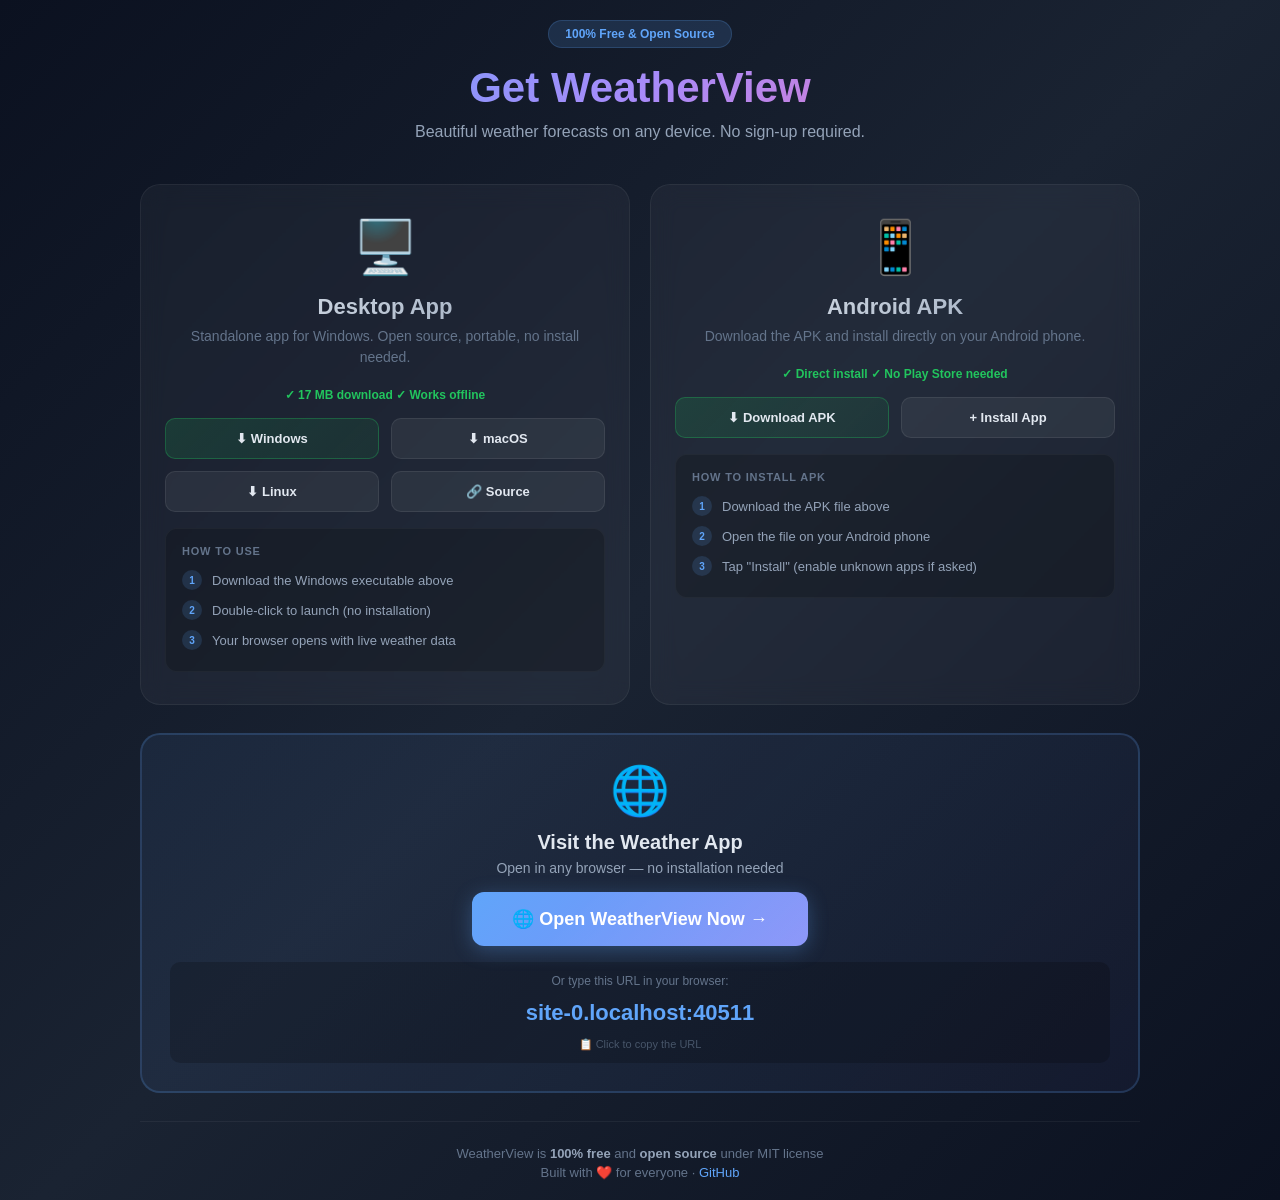
<file: frontend/download.html>
<!DOCTYPE html>
<html lang="en">
<head>
    <meta charset="UTF-8">
    <meta name="viewport" content="width=device-width, initial-scale=1.0">
    <title>Get WeatherView - Free Weather App</title>
    <style>
        *{margin:0;padding:0;box-sizing:border-box}
        body{font-family:-apple-system,BlinkMacSystemFont,'Inter','Segoe UI',Roboto,sans-serif;background:linear-gradient(135deg,#0b1120 0%,#1a2332 50%,#0b1120 100%);min-height:100vh;display:flex;align-items:center;justify-content:center;color:#fff;padding:20px}
        .container{max-width:1000px;width:100%}
        .header{text-align:center;margin-bottom:40px}
        .badge{display:inline-block;background:rgba(96,165,250,0.15);color:#60a5fa;padding:6px 16px;border-radius:20px;font-size:12px;font-weight:600;margin-bottom:16px;border:1px solid rgba(96,165,250,0.2)}
        h1{font-size:42px;font-weight:800;margin-bottom:8px;background:linear-gradient(135deg,#60a5fa,#a78bfa,#f472b6);-webkit-background-clip:text;-webkit-text-fill-color:transparent;background-clip:text}
        .subtitle{font-size:16px;color:#94a3b8;font-weight:400;line-height:1.5}
        .grid{display:grid;grid-template-columns:1fr 1fr;gap:20px;margin-bottom:28px}
        .card{background:rgba(255,255,255,0.04);backdrop-filter:blur(12px);border-radius:20px;padding:32px 24px;border:1px solid rgba(255,255,255,0.06);text-align:center;transition:all .4s cubic-bezier(.22,1,.36,1);position:relative;overflow:hidden}
        .card::before{content:'';position:absolute;top:-50%;left:-50%;width:200%;height:200%;background:radial-gradient(circle at var(--mx,50%) var(--my,50%),rgba(96,165,250,0.06),transparent 60%);opacity:0;transition:opacity .4s;pointer-events:none}
        .card:hover::before{opacity:1}
        .card:hover{transform:translateY(-6px);border-color:rgba(96,165,250,0.2);box-shadow:0 20px 60px rgba(0,0,0,0.3)}
        .card-icon{font-size:52px;display:block;margin-bottom:16px}
        .card h2{font-size:22px;font-weight:700;margin-bottom:6px;background:linear-gradient(135deg,#e2e8f0,#94a3b8);-webkit-background-clip:text;-webkit-text-fill-color:transparent;background-clip:text}
        .card p{font-size:14px;color:#64748b;margin-bottom:20px;line-height:1.5}
        .card .price{font-size:12px;color:#22c55e;margin-bottom:16px;font-weight:600}
        .btn{display:inline-flex;align-items:center;gap:8px;padding:14px 28px;border-radius:12px;font-size:15px;font-weight:600;text-decoration:none;border:none;cursor:pointer;font-family:inherit;transition:all .3s ease;position:relative;overflow:hidden}
        .btn::after{content:'';position:absolute;inset:0;background:linear-gradient(135deg,transparent 30%,rgba(255,255,255,0.1));pointer-events:none}
        .btn-primary{background:linear-gradient(135deg,#60a5fa,#818cf8);color:#fff;box-shadow:0 4px 20px rgba(96,165,250,0.3)}
        .btn-primary:hover{transform:scale(1.05);box-shadow:0 8px 30px rgba(96,165,250,0.4)}
        .btn-success{background:linear-gradient(135deg,#22c55e,#16a34a);color:#fff;box-shadow:0 4px 20px rgba(34,197,94,0.3)}
        .btn-success:hover{transform:scale(1.05);box-shadow:0 8px 30px rgba(34,197,94,0.4)}
        .btn-secondary{background:rgba(255,255,255,0.08);color:#e2e8f0;border:1px solid rgba(255,255,255,0.1)}
        .btn-secondary:hover{background:rgba(255,255,255,0.12);transform:scale(1.05)}
        .btn-small{padding:10px 18px;font-size:13px}.btn-full{width:100%;justify-content:center}
        .steps{text-align:left;margin-top:16px;padding:16px;background:rgba(0,0,0,0.2);border-radius:12px;border:1px solid rgba(255,255,255,0.04)}
        .steps h3{font-size:11px;font-weight:600;color:#64748b;margin-bottom:8px;text-transform:uppercase;letter-spacing:.8px}
        .steps ol{list-style:none;counter-reset:s}
        .steps li{counter-increment:s;padding:5px 0;font-size:13px;color:#94a3b8;display:flex;align-items:center;gap:10px}
        .steps li::before{content:counter(s);background:rgba(96,165,250,0.15);color:#60a5fa;width:20px;height:20px;border-radius:50%;display:flex;align-items:center;justify-content:center;font-size:10px;font-weight:700;flex-shrink:0}
        .downloads{display:grid;grid-template-columns:1fr 1fr;gap:12px;margin-top:16px}
        .dl-btn{display:flex;align-items:center;justify-content:center;gap:8px;padding:12px;border-radius:10px;background:rgba(255,255,255,0.06);border:1px solid rgba(255,255,255,0.08);color:#e2e8f0;text-decoration:none;font-size:13px;font-weight:600;transition:all .3s}
        .dl-btn:hover{background:rgba(96,165,250,0.15);border-color:rgba(96,165,250,0.2);transform:translateY(-2px)}
        .dl-btn.active{background:linear-gradient(135deg,rgba(34,197,94,0.15),rgba(22,163,74,0.1));border-color:rgba(34,197,94,0.3)}
        .url-box{text-align:center;margin-bottom:28px;padding:20px;background:rgba(255,255,255,0.03);border-radius:16px;border:1px solid rgba(255,255,255,0.06)}
        .url-box p{font-size:12px;color:#64748b;margin-bottom:8px}
        .url-box a{font-size:20px;font-weight:700;color:#60a5fa;text-decoration:none;display:inline-flex;align-items:center;gap:8px;padding:8px 16px;border-radius:8px;transition:background .2s}
        .url-box a:hover{background:rgba(96,165,250,0.1)}
        .url-box .url-hint{font-size:11px;color:#475569;margin-top:6px}
        .divider{border:none;border-top:1px solid rgba(255,255,255,0.05);margin:24px 0}
        .footer{text-align:center;font-size:13px;color:#64748b}
        .footer a{color:#60a5fa;text-decoration:none}
        .footer a:hover{text-decoration:underline}
        .footer strong{color:#94a3b8}
        .toast{position:fixed;bottom:30px;left:50%;transform:translateX(-50%) translateY(100px);background:rgba(15,23,42,.95);color:#fff;padding:12px 24px;border-radius:12px;font-size:14px;opacity:0;transition:all .4s cubic-bezier(.68,-.55,.265,1.55);z-index:999;backdrop-filter:blur(10px);border:1px solid rgba(255,255,255,0.08)}
        .toast.show{opacity:1;transform:translateX(-50%) translateY(0)}
        @media(max-width:640px){.grid{grid-template-columns:1fr}.downloads{grid-template-columns:1fr}h1{font-size:32px}.card{padding:24px 16px}.btn{width:100%;justify-content:center}}
    </style>
</head>
<body>
    <div class="container">
        <div class="header">
            <span class="badge">100% Free & Open Source</span>
            <h1>Get WeatherView</h1>
            <p class="subtitle">Beautiful weather forecasts on any device. No sign-up required.</p>
        </div>

        <div class="grid">
            <!-- PC Desktop Card -->
            <div class="card">
                <span class="card-icon">🖥️</span>
                <h2>Desktop App</h2>
                <p>Standalone app for Windows. Open source, portable, no install needed.</p>
                <div class="price">&#10003; 17 MB download &#10003; Works offline</div>
                <div class="downloads">
                    <a href="/downloads/WeatherView-Windows.exe" class="dl-btn active" download>&#11015; Windows</a>
                    <a href="/downloads/WeatherView-Mac.sh" class="dl-btn" download>&#11015; macOS</a>
                    <a href="/downloads/WeatherView-Linux.sh" class="dl-btn" download>&#11015; Linux</a>
                    <a href="https://github.com/Joydip-hub/weather" target="_blank" class="dl-btn">&#128279; Source</a>
                </div>
                <div class="steps">
                    <h3>How to use</h3>
                    <ol>
                        <li>Download the Windows executable above</li>
                        <li>Double-click to launch (no installation)</li>
                        <li>Your browser opens with live weather data</li>
                    </ol>
                </div>
            </div>

            <!-- Mobile Card -->
            <div class="card" id="mobileCard">
                <span class="card-icon">📱</span>
                <h2>Android APK</h2>
                <p>Download the APK and install directly on your Android phone.</p>
                <div class="price">&#10003; Direct install &#10003; No Play Store needed</div>
                <div class="downloads">
                    <a href="/downloads/WeatherView-Android.apk" class="dl-btn active" download>&#11015; Download APK</a>
                    <button class="dl-btn" id="installMobileBtn" style="cursor:pointer">+ Install App</button>
                </div>
                <div class="steps">
                    <h3>How to install APK</h3>
                    <ol>
                        <li>Download the APK file above</li>
                        <li>Open the file on your Android phone</li>
                        <li>Tap "Install" (enable unknown apps if asked)</li>
                    </ol>
                </div>
            </div>
        </div>

        <!-- PC Website Access - SUPER CLEAR -->
        <div style="text-align:center;margin-bottom:28px;padding:28px;background:linear-gradient(135deg,rgba(96,165,250,0.08),rgba(129,140,248,0.05));border-radius:20px;border:2px solid rgba(96,165,250,0.2);">
            <div style="font-size:48px;margin-bottom:12px;">🌐</div>
            <h2 style="font-size:20px;font-weight:700;color:#e2e8f0;margin-bottom:6px;">Visit the Weather App</h2>
            <p style="font-size:14px;color:#94a3b8;margin-bottom:16px;">Open in any browser — no installation needed</p>
            <a href="/" class="btn btn-primary" style="font-size:18px;padding:16px 40px;">&#127760; Open WeatherView Now &#8594;</a>
            <div style="margin-top:16px;padding:12px;background:rgba(0,0,0,0.2);border-radius:10px;">
                <p style="font-size:12px;color:#64748b;margin-bottom:4px;">Or type this URL in your browser:</p>
                <a href="/" onclick="copyUrl(event)" style="font-size:22px;font-weight:800;color:#60a5fa;text-decoration:none;display:block;padding:8px;border-radius:6px;transition:background .2s;" onmouseover="this.style.background='rgba(96,165,250,0.1)'" onmouseout="this.style.background='transparent'">
                    <span id="serverDisplay">localhost:5000</span>
                </a>
                <p style="font-size:11px;color:#475569;margin-top:4px;">&#128203; Click to copy the URL</p>
            </div>
        </div>

        <hr class="divider">

        <div class="footer">
            <p>WeatherView is <strong>100% free</strong> and <strong>open source</strong> under MIT license</p>
            <p style="margin-top:4px">Built with &#10084;&#65039; for everyone &middot; <a href="https://github.com/Joydip-hub/weather">GitHub</a></p>
        </div>
    </div>

    <div class="toast" id="toast"></div>

    <script>
        document.getElementById('serverDisplay').textContent = window.location.host;

        function copyUrl(e) {
            e.preventDefault();
            var url = window.location.origin;
            if (navigator.clipboard) {
                navigator.clipboard.writeText(url).then(function() {
                    showToast('URL copied: ' + url);
                });
            } else {
                showToast('URL: ' + url);
            }
        }

        function openWeatherApp() {
            window.location.href = '/';
        }

        function showToast(msg) {
            var t = document.getElementById('toast');
            t.textContent = msg;
            t.classList.add('show');
            clearTimeout(window.tt);
            window.tt = setTimeout(function() { t.classList.remove('show'); }, 3000);
        }

        // Register service worker only if not already registered
        if ('serviceWorker' in navigator && !navigator.serviceWorker.controller) {
            window.addEventListener('load', function() {
                navigator.serviceWorker.register('/sw.js').catch(function() {});
            });
        }

        // PWA install handler for mobile
        var deferredPrompt = null;
        var installBtn = document.getElementById('installMobileBtn');
        
        // Handle browser-native install prompt
        window.addEventListener('beforeinstallprompt', function(e) {
            e.preventDefault();
            deferredPrompt = e;
            if (installBtn) {
                installBtn.textContent = '+ Install WeatherView';
            }
        });
        
        // Click handler for the install button
        if (installBtn) {
            installBtn.addEventListener('click', function() {
                if (deferredPrompt) {
                    deferredPrompt.prompt();
                    deferredPrompt.userChoice.then(function() { 
                        deferredPrompt = null; 
                        installBtn.textContent = 'Open Weather App';
                    });
                } else {
                    window.location.href = '/';
                }
            });
        }

        window.addEventListener('appinstalled', function() {
            showToast('WeatherView installed successfully!');
        });
    </script>
</body>
</html>
</file>
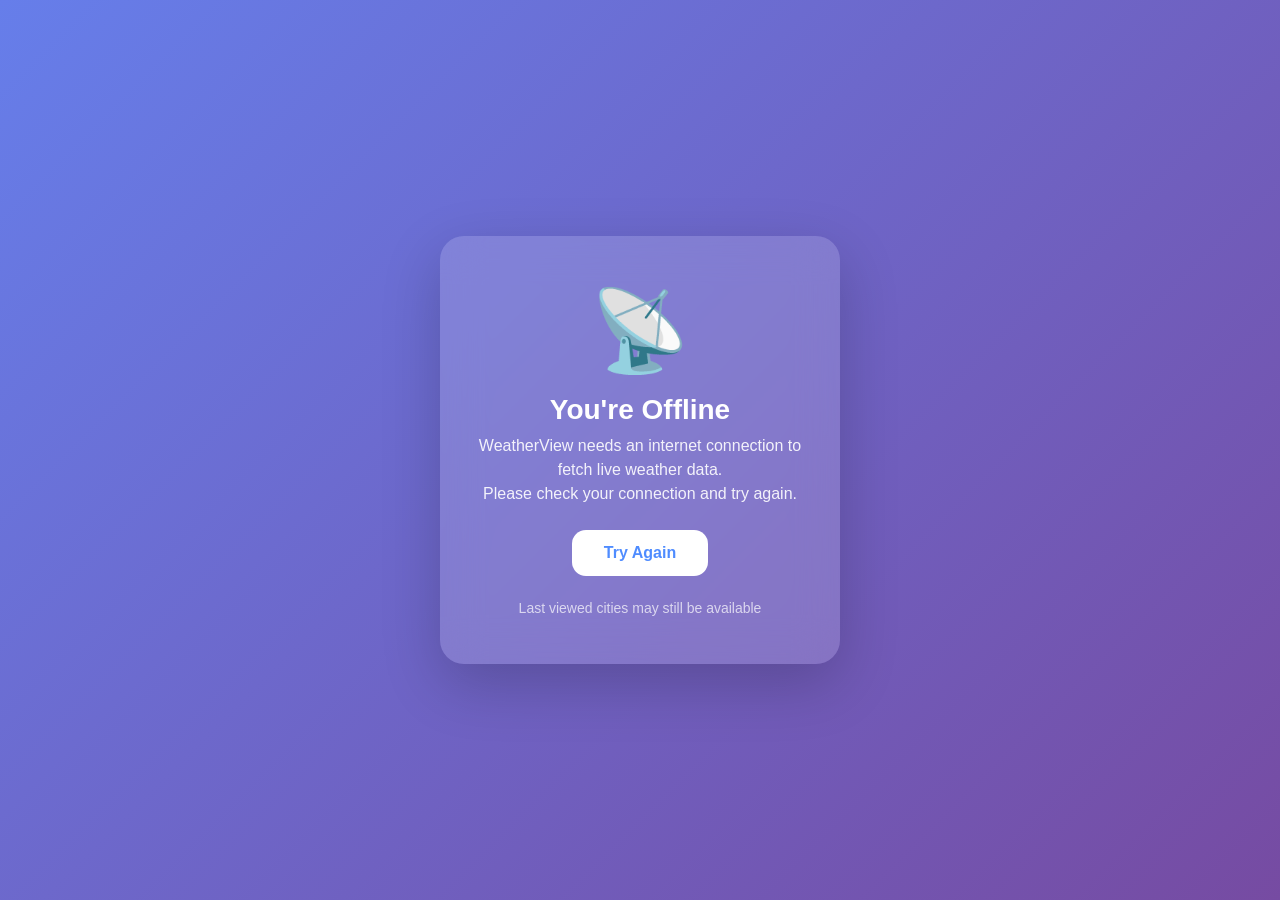
<file: frontend/offline.html>
<!DOCTYPE html>
<html lang="en">
<head>
    <meta charset="UTF-8">
    <meta name="viewport" content="width=device-width, initial-scale=1.0">
    <title>Offline - WeatherView</title>
    <style>
        * { margin: 0; padding: 0; box-sizing: border-box; }
        body {
            font-family: -apple-system, BlinkMacSystemFont, 'Segoe UI', Roboto, sans-serif;
            background: linear-gradient(135deg, #667eea 0%, #764ba2 100%);
            min-height: 100vh;
            display: flex;
            align-items: center;
            justify-content: center;
            color: white;
            text-align: center;
            padding: 20px;
        }
        .offline-card {
            background: rgba(255,255,255,0.15);
            backdrop-filter: blur(20px);
            border-radius: 24px;
            padding: 48px 32px;
            max-width: 400px;
            width: 100%;
            box-shadow: 0 20px 60px rgba(0,0,0,0.2);
        }
        .icon { font-size: 80px; margin-bottom: 16px; }
        h1 { font-size: 28px; font-weight: 700; margin-bottom: 8px; }
        p { font-size: 16px; opacity: 0.9; margin-bottom: 24px; line-height: 1.5; }
        .retry-btn {
            background: white;
            color: #4f8cff;
            border: none;
            padding: 14px 32px;
            border-radius: 14px;
            font-size: 16px;
            font-weight: 600;
            cursor: pointer;
            transition: transform 0.3s ease;
        }
        .retry-btn:hover { transform: scale(1.05); }
        .cached-data { margin-top: 24px; font-size: 14px; opacity: 0.7; }
    </style>
</head>
<body>
    <div class="offline-card">
        <div class="icon">📡</div>
        <h1>You're Offline</h1>
        <p>WeatherView needs an internet connection to fetch live weather data.<br>Please check your connection and try again.</p>
        <button class="retry-btn" onclick="location.reload()">Try Again</button>
        <div class="cached-data">Last viewed cities may still be available</div>
    </div>
</body>
</html>
</file>
